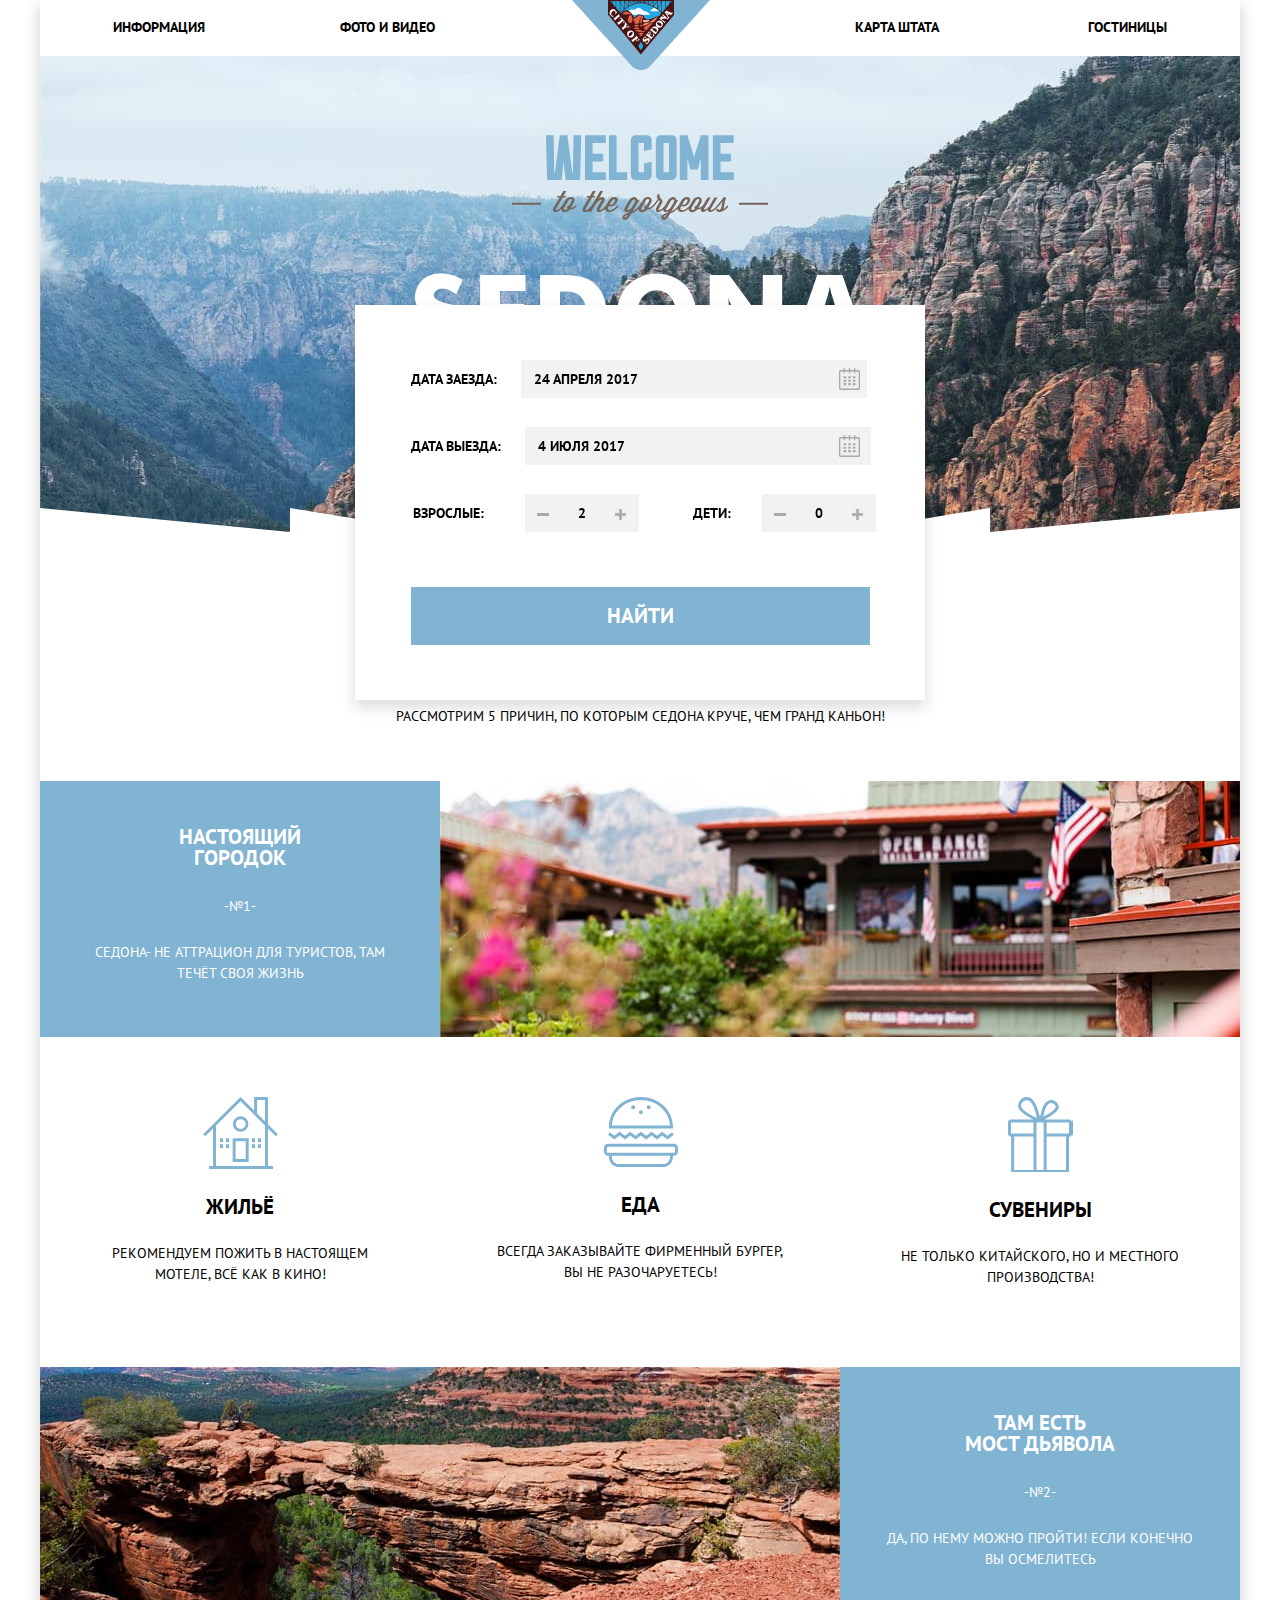
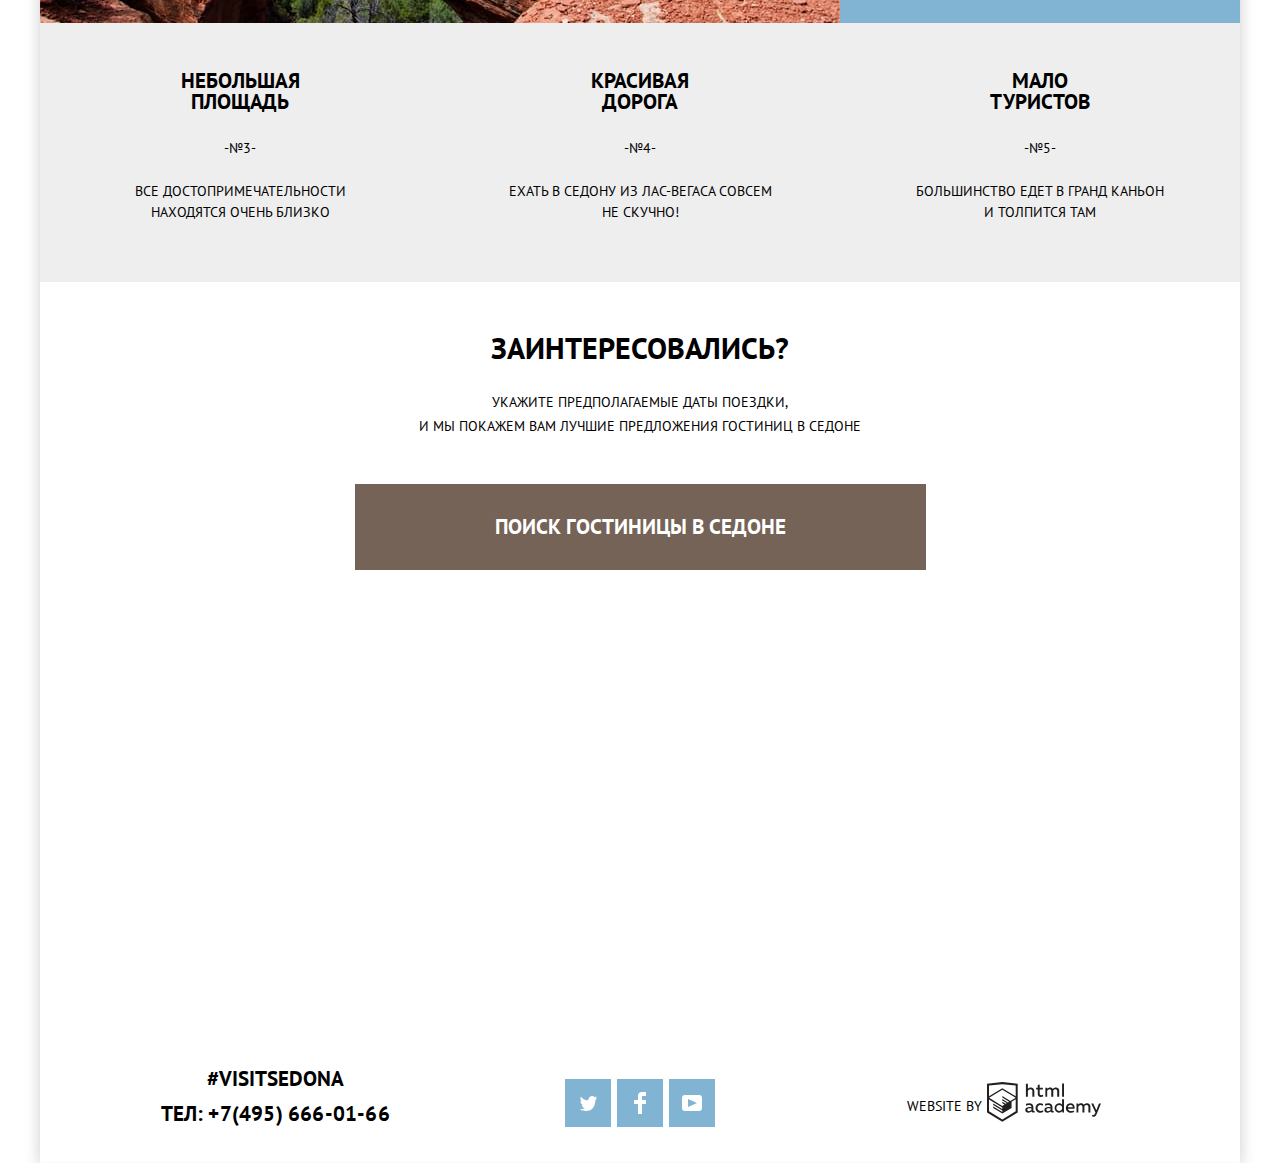
<file: index.html>
<!DOCTYPE html>
<html class="page" lang="ru">
<head>
  <meta charset="utf-8">
  <title>HTML Academy: Седона</title>
  <!--  <link rel="stylesheet" href="https://fonts.googleapis.com/css2?family=PT+Sans:wght@400;700&display=swap" rel="stylesheet"> -->
  <link rel="stylesheet" href="css/normalize.css">
  <link rel="stylesheet" href="css/style.min.css">
</head>

<body class="page-body">
  <div class="page-shadow container">
    <header class="main-header ">
      <a class="main-header-logo" href="index.html">
        <img src="img/logo.png" alt="Логотип Sedona" width="138" height="70">
      </a>
      <nav class="main-navigation">
        <div class="container">
          <ul class="site-navigation">
            <li><a href="blank.html">Информация</a></li>
            <li><a href="blank.html">Фото и видео</a></li>
            <li><a href="blank.html">Карта штата</a></li>
            <li><a href="hotels.html">Гостиницы</a></li>
          </ul>
        </div>
      </nav>
    </header>


    <main class="container main-content">
      <section class="greeting">
        <h1>Седона &mdash; небольшой городок в аризоне,<br> заслуживающий большего!</h1>
        <p>
          Рассмотрим 5 причин, по которым седона круче, чем гранд каньон!
        </p>
      </section>

      <section class="features">
        <div class="features-text">
          <h2>Настоящий<br> городок</h2>
          <span>-№1-</span>
          <p>
            Седона- не аттрацион для туристов, там<br>
            течёт своя жизнь
          </p>
        </div>
        <img src="img/present-home.jpg" width="800" height="256" alt="Дома Sedona">
      </section>

      <section class="offers">
        <ul class="offers-list">
          <li class="offers-item home">
            <h3>Жильё</h3>
            <p>
              Рекомендуем пожить в настоящем <br>мотеле, всё как в кино!
            </p>
          </li>
          <li class="offers-item food">
            <h3>Еда</h3>
            <p>
              Всегда заказывайте фирменный бургер,<br>вы не разочаруетесь!
            </p>
          </li>
          <li class="offers-item present">
            <h3>Сувениры</h3>
            <p>
              Не только китайского, но и местного<br> производства!
            </p>
          </li>
        </ul>
      </section>

      <section class="features-second">
        <img src="img/bridge.jpg" width="800" height="256" alt="Каньон">
        <div class="features-text">
          <h2>Там есть<br> мост дьявола</h2>
          <span>-№2-</span>
          <p>
            Да, по нему можно пройти! Если конечно<br>вы осмелитесь
          </p>
        </div>
      </section>

      <div class="container-columns">
        <section class="features-last">
          <ul class="offers-list">
            <li class="offers-item">
              <h2>Небольшая<br>площадь</h2>
              <span>-№3-</span>
              <p>
                Все достопримечательности<br>находятся очень близко
              </p>
            </li>
            <li class="offers-item">
              <h2>Красивая<br>дорога</h2>
              <span>-№4-</span>
              <p>
                Ехать в седону из Лас-вегаса совсем<br>не скучно!
              </p>
            </li>
            <li class="offers-item">
              <h2>Мало<br>туристов</h2>
              <span>-№5-</span>
              <p>Большинство едет в гранд каньон<br>и толпится там</p>
            </li>
          </ul>
        </section>
      </div>


      <section class="search">
        <h2>Заинтересовались?</h2>
        <p>
          Укажите предполагаемые даты поездки,<br>и мы покажем вам лучшие предложения гостиниц в седоне
        </p>
        <button class="button button-search" type="button">Поиск гостиницы в Седоне</button>
        <iframe src="https://www.google.com/maps/embed?pb=!1m18!1m12!1m3!1d352422.0203109469!2d-111.81384110429498!3d34.8501858081153!2m3!1f0!2f0!3f0!3m2!1i1024!2i768!4f13.1!3m3!1m2!1s0x872da15809a0dee3%3A0x22ca556fbe412052!2sSedona%20%2F%20Red%20Rock%20Country!5e0!3m2!1sru!2sru!4v1603750138275!5m2!1sru!2sru" width="1200" height="584" frameborder="0" style="border:0;" allowfullscreen="" aria-hidden="false" tabindex="0"></iframe>
      </section>

    </main>

    <footer class="absolute-footer main-footer container ">
      <div class="container">
        <section class="footer-contacts">
          <p class="hashtag">#Visitsedona</p>
          Тел:<a class="contacts-phone" href="tel:+7(495)666-01-66"> +7(495) 666-01-66</a>
        </section>

        <div class="footer-social">
          <ul>
            <li>
              <a class="button social-button" href="#">
                <img src="img/twitter.svg" width="17" height="17" alt="Twitter">
              </a>
            </li>
            <li>
              <a class="button social-button" href="#">
                <img src="img/fb-icon.svg" width="12" height="22" alt="Facebook">
              </a>
            </li>
            <li>
              <a class="social-button" href="#">
                <img src="img/youtube.svg" width="20" height="16" alt="Youtube">
              </a>
            </li>
          </ul>
        </div>

        <p class="html-academy">
          Website by
          <a class="button-academy" href="https://htmlacademy.ru">
            <svg width="114" height="40" viewBox="0 0 114 40" fill="none" xmlns="http://www.w3.org/2000/svg">
              <path fill-rule="evenodd" clip-rule="evenodd" d="M15.5197 0.057373H15.3509L0 1.71895V30.4945L15.3509 39.8382L30.7018 30.4945V1.71895L15.5197 0.057373ZM77.0183 1.62185H75.0876V14.7311H77.0183V1.62185ZM40.8619 1.63264V6.76843C41.6131 5.9864 42.6386 5.5436 43.7105 5.53843C44.6823 5.47908 45.6329 5.84495 46.3253 6.54479C47.0177 7.24462 47.3866 8.21244 47.3399 9.20685V14.7634H45.367V9.46579C45.4231 8.94897 45.2754 8.43059 44.9566 8.02553C44.6377 7.62047 44.174 7.36218 43.6683 7.3079H43.3518C42.3456 7.36979 41.4321 7.9295 40.9041 8.80764V14.7634H38.8995V1.63264H40.8619ZM77.0183 30.4837H75.2775V29.0595C74.4828 30.1353 73.23 30.7538 71.9119 30.7211C69.4751 30.5528 67.5825 28.4822 67.5825 25.9845C67.5825 23.4867 69.4751 21.4162 71.9119 21.2479C73.1195 21.2052 74.2818 21.7203 75.0771 22.6505V17.3205H77.0183V30.4837ZM47.0656 29.0595C47.263 29.0515 47.4583 29.0152 47.6459 28.9516V30.3866C47.2482 30.5404 46.826 30.6172 46.4009 30.6132C45.6482 30.6769 44.9394 30.2429 44.639 29.5342C43.7036 30.31 42.5302 30.7227 41.3261 30.6995C39.733 30.6995 38.256 29.804 38.256 27.9482C38.256 25.65 40.3661 24.9379 42.1702 24.9379C42.9402 24.9505 43.707 25.0408 44.4596 25.2076V24.884C44.4596 23.805 43.6578 22.9742 42.1491 22.9742C41.0585 22.9764 39.9804 23.2116 38.9839 23.6647V21.8305C40.0678 21.451 41.204 21.2506 42.3495 21.2371C44.8394 21.2371 46.3693 22.4455 46.3693 25.1753V28.4121C46.3546 28.5668 46.401 28.721 46.4981 28.8406C46.5951 28.9601 46.7349 29.035 46.8862 29.0487H47.0656V29.0595ZM40.2711 27.8403C40.298 28.229 40.4761 28.5905 40.7655 28.844C41.055 29.0974 41.4317 29.2217 41.8115 29.189H41.9275C42.8819 29.1906 43.7973 28.8022 44.4702 28.11V26.5779C43.842 26.4414 43.2026 26.3655 42.5605 26.3513C41.5055 26.3513 40.2817 26.7074 40.2817 27.8403H40.2711ZM56.0229 21.9384C55.1962 21.4632 54.2596 21.2246 53.3115 21.2479H52.9422C51.7332 21.2873 50.5891 21.8166 49.7619 22.7192C48.9347 23.6218 48.4923 24.8236 48.5321 26.06V26.5024C48.6957 29.0004 50.805 30.8921 53.2482 30.7318C54.2519 30.7555 55.2477 30.5452 56.1601 30.1168V28.2718C55.3769 28.7215 54.4945 28.9591 53.5963 28.9624C52.5199 29.0288 51.4963 28.4793 50.9385 27.5356C50.3806 26.5918 50.3806 25.4095 50.9385 24.4658C51.4963 23.522 52.5199 22.9725 53.5963 23.039C54.461 23.0357 55.3066 23.2989 56.0229 23.7942V21.9384ZM66.1514 29.0595C66.3488 29.0515 66.5441 29.0152 66.7317 28.9516V30.3866C66.334 30.5404 65.9118 30.6172 65.4867 30.6132C64.734 30.6769 64.0252 30.2429 63.7248 29.5342C62.7894 30.31 61.616 30.7227 60.4119 30.6995C58.8188 30.6995 57.3417 29.804 57.3417 27.9482C57.3417 25.65 59.4518 24.9379 61.256 24.9379C62.0259 24.9505 62.7928 25.0408 63.5454 25.2076V24.884C63.5454 23.805 62.7436 22.9742 61.2349 22.9742C60.1443 22.9764 59.0662 23.2116 58.0697 23.6647V21.8305C59.1536 21.451 60.2897 21.2506 61.4353 21.2371C63.9252 21.2371 65.455 22.4455 65.455 25.1753V28.4121C65.4404 28.5668 65.4868 28.721 65.5838 28.8406C65.6809 28.9601 65.8207 29.035 65.972 29.0487H66.1514V29.0595ZM59.855 28.8481C59.5632 28.5943 59.3837 28.2311 59.3569 27.8403H59.378C59.378 26.7074 60.5385 26.3513 61.6569 26.3513C62.299 26.3655 62.9383 26.4414 63.5665 26.5779V28.11C62.8937 28.8022 61.9782 29.1906 61.0239 29.189H60.9078C60.5263 29.2247 60.1469 29.1019 59.855 28.8481ZM69.3271 25.9305C69.3271 24.2859 70.6308 22.9526 72.239 22.9526L72.2601 23.0066C73.4742 23.0066 74.5742 23.7382 75.0665 24.8732V27.0311C74.5856 28.1871 73.4673 28.9296 72.239 28.9084C70.6308 28.9084 69.3271 27.5752 69.3271 25.9305ZM83.3486 21.2479C86.8408 21.2479 88.0541 24.1395 87.4844 26.7397H80.922C81.1436 28.3582 82.6839 29.0163 84.2876 29.0163C85.2509 29.0196 86.2027 28.8021 87.0729 28.3797V30.1061C86.0736 30.5421 84.9939 30.7519 83.9078 30.7211C81.2385 30.7211 78.8963 29.189 78.8963 25.9521C78.8362 24.7502 79.2482 23.5736 80.0408 22.6841C80.8334 21.7945 81.9408 21.2658 83.1165 21.2155H83.3486V21.2479ZM80.8693 25.1753C80.9704 23.8237 82.1216 22.8104 83.4436 22.9095H83.4858C84.1064 22.8531 84.7196 23.08 85.1612 23.5295C85.6028 23.979 85.8275 24.6051 85.7752 25.24H80.8693V25.1753ZM89.489 30.4621V21.4961H91.2298V22.575C91.9777 21.7197 93.041 21.2229 94.1628 21.2047C95.2951 21.1328 96.3712 21.7163 96.9482 22.7153C97.7407 21.8335 98.8477 21.3161 100.018 21.2803C100.952 21.2327 101.859 21.6011 102.507 22.2901C103.154 22.9792 103.478 23.9213 103.394 24.8732V30.4837H101.39V24.9271C101.437 24.4734 101.306 24.0191 101.024 23.6647C100.743 23.3104 100.336 23.0852 99.8917 23.039H99.6174C98.7512 23.0941 97.9525 23.536 97.4335 24.2474V30.4837H95.4289V24.9271C95.4728 24.47 95.3357 24.0139 95.0481 23.6611C94.7606 23.3082 94.3467 23.088 93.8991 23.0497H93.6881C92.7466 23.1344 91.8915 23.6449 91.3564 24.4416V30.5161H89.5312L89.489 30.4621ZM113.977 21.4745H111.972L109.324 28.2718L106.306 21.4853H104.196L108.417 30.5484L108.237 31.0016C107.72 32.3611 107.003 33.0516 106.053 33.0516C105.75 33.0548 105.447 33.0112 105.156 32.9221V34.6161C105.536 34.7125 105.926 34.7632 106.317 34.7671C107.646 34.7671 108.902 34.0226 109.851 31.6813L113.977 21.4745ZM52.689 5.78658V2.54974L50.7266 3.01369V5.73264H49.144V7.49132H50.7899V11.9905C50.7231 12.817 51.0244 13.6301 51.61 14.2038C52.1955 14.7775 53.0028 15.0505 53.8073 14.9468C54.5996 14.9535 55.3875 14.8259 56.139 14.5692V12.8429C55.5727 13.0781 54.9672 13.199 54.356 13.199C53.2165 13.199 52.689 12.8105 52.689 11.6237V7.5129H55.8541V5.78658H52.689ZM58.3862 14.7526V5.75421H60.1376V6.83316C60.8811 5.97655 61.9403 5.476 63.0601 5.45211C64.1624 5.38099 65.2146 5.93142 65.8032 6.88711C66.5958 6.00534 67.7028 5.48794 68.8734 5.45211C69.8138 5.41462 70.7233 5.79859 71.364 6.50353C72.0046 7.20846 72.3126 8.16418 72.2073 9.12053V14.7418H70.2028V9.18527C70.2499 8.73151 70.1184 8.27721 69.8373 7.92287C69.5561 7.56853 69.1485 7.34334 68.7046 7.29711H68.4619C67.5957 7.35228 66.797 7.7942 66.278 8.50553V14.7418H64.2734V9.18527C64.3206 8.73151 64.1891 8.27721 63.9079 7.92287C63.6268 7.56853 63.2191 7.34334 62.7752 7.29711H62.5326C61.5911 7.38181 60.736 7.89229 60.2009 8.68895V14.7634H58.3862V14.7526ZM28.6972 29.3033L28.7078 29.2968L28.6972 29.3184V29.3033ZM28.6972 17.3205V29.3033L15.3509 37.4321L2.00459 29.3184V17.5147L15.2876 25.6068V27.0311L6.18257 21.5284V22.9418L15.3404 28.5632V30.0629L6.19312 24.4955V25.9521L15.3509 31.5734L24.5826 25.9197V19.8129L28.6972 17.3205ZM28.7078 15.7776L25.0362 17.9355L23.3482 19.0145L15.3087 14.0837V15.4971L22.156 19.7266L22.0083 19.8237L20.9532 20.4063L15.2876 16.9537V18.3995L19.761 21.1184L18.706 21.8413L15.3298 19.7913V21.2047L17.5454 22.5426L15.2982 23.9021L2.11009 15.864L15.3087 7.72869L28.7078 15.7776ZM15.2876 6.27211L28.7078 14.3534V3.56395L15.3615 2.12895L2.01514 3.56395V14.3534L15.2876 6.27211Z" fill="#231F20"/>
            </svg>
          </a>
        </p>
      </div>
    </footer>
  </div>

  <section class="modal">
    <form class="appointment-form" action="https://echo.htmlacademy.ru/courses" method="post">
      <div class="data-calendar">
        <p class="appointment-item">
          <label for="data-into">Дата заезда:</label>
          <input type="text" id="data-into" name="date" value="24 апреля 2017">
          <button class="calendar button-modal" type="button" aria-label="календарь">
            <svg width="21" height="23" viewBox="0 0 21 23" fill="none" xmlns="http://www.w3.org/2000/svg">
              <path fill-rule="evenodd" clip-rule="evenodd" d="M16.406 3.02498H19.251C20.217 3.02498 21 3.84698 21 4.86198V21.164C21 22.179 20.217 23 19.251 23H1.75C0.784 23 0 22.179 0 21.164V4.86198C0 3.84698 0.784 3.02498 1.75 3.02498H4.593V1.64798C4.593 1.26698 4.887 0.958984 5.25 0.958984C5.612 0.958984 5.906 1.26698 5.906 1.64798V3.02498H9.844V1.64798C9.844 1.26698 10.138 0.958984 10.501 0.958984C10.862 0.958984 11.156 1.26698 11.156 1.64798V3.02498H15.094V1.64798C15.094 1.26698 15.387 0.958984 15.75 0.958984C16.112 0.958984 16.406 1.26698 16.406 1.64798V3.02498ZM19.5646 21.484C19.6466 21.3979 19.691 21.2828 19.688 21.164H19.689V4.86198C19.689 4.60898 19.493 4.40298 19.252 4.40298H16.407V5.78098C16.407 6.16198 16.113 6.46998 15.751 6.46998C15.388 6.46998 15.095 6.16198 15.095 5.78098V4.40298H11.157V5.78098C11.157 6.16198 10.863 6.46998 10.502 6.46998C10.139 6.46998 9.845 6.16198 9.845 5.78098V4.40298H5.907V5.78098C5.907 6.16198 5.613 6.46998 5.251 6.46998C4.888 6.46998 4.594 6.16198 4.594 5.78098V4.40298H1.75C1.50263 4.40953 1.30696 4.61458 1.312 4.86198V21.164C1.30696 21.4114 1.50263 21.6164 1.75 21.623H19.251C19.3698 21.6201 19.4826 21.5701 19.5646 21.484Z" fill="#A9A9A9"/>
              <path fill-rule="evenodd" clip-rule="evenodd" d="M4.59399 9.2251H7.21899V11.2911H4.59399V9.2251ZM4.59399 12.6681H7.21899V14.7351H4.59399V12.6681ZM7.21899 16.1121H4.59399V18.1781H7.21899V16.1121ZM9.18799 16.1121H11.813V18.1781H9.18799V16.1121ZM11.813 12.6681H9.18799V14.7351H11.813V12.6681ZM9.18799 9.2251H11.813V11.2911H9.18799V9.2251ZM16.406 16.1121H13.781V18.1781H16.406V16.1121ZM13.781 12.6681H16.406V14.7351H13.781V12.6681ZM16.406 9.2251H13.781V11.2911H16.406V9.2251Z" fill="#A9A9A9"/>
            </svg>
          </button>
        </p>
      </div>

      <div class="data-calendar">
        <p class="appointment-item">
          <label for="data-exit">Дата выезда:</label>
          <input type="text" id="data-exit" name="date" value="4 июля 2017">
          <button class="calendar button-modal" type="button" aria-label="календарь">
            <svg width="21" height="23" viewBox="0 0 21 23" fill="none" xmlns="http://www.w3.org/2000/svg">
              <path fill-rule="evenodd" clip-rule="evenodd" d="M16.406 3.02498H19.251C20.217 3.02498 21 3.84698 21 4.86198V21.164C21 22.179 20.217 23 19.251 23H1.75C0.784 23 0 22.179 0 21.164V4.86198C0 3.84698 0.784 3.02498 1.75 3.02498H4.593V1.64798C4.593 1.26698 4.887 0.958984 5.25 0.958984C5.612 0.958984 5.906 1.26698 5.906 1.64798V3.02498H9.844V1.64798C9.844 1.26698 10.138 0.958984 10.501 0.958984C10.862 0.958984 11.156 1.26698 11.156 1.64798V3.02498H15.094V1.64798C15.094 1.26698 15.387 0.958984 15.75 0.958984C16.112 0.958984 16.406 1.26698 16.406 1.64798V3.02498ZM19.5646 21.484C19.6466 21.3979 19.691 21.2828 19.688 21.164H19.689V4.86198C19.689 4.60898 19.493 4.40298 19.252 4.40298H16.407V5.78098C16.407 6.16198 16.113 6.46998 15.751 6.46998C15.388 6.46998 15.095 6.16198 15.095 5.78098V4.40298H11.157V5.78098C11.157 6.16198 10.863 6.46998 10.502 6.46998C10.139 6.46998 9.845 6.16198 9.845 5.78098V4.40298H5.907V5.78098C5.907 6.16198 5.613 6.46998 5.251 6.46998C4.888 6.46998 4.594 6.16198 4.594 5.78098V4.40298H1.75C1.50263 4.40953 1.30696 4.61458 1.312 4.86198V21.164C1.30696 21.4114 1.50263 21.6164 1.75 21.623H19.251C19.3698 21.6201 19.4826 21.5701 19.5646 21.484Z" fill="#A9A9A9"/>
              <path fill-rule="evenodd" clip-rule="evenodd" d="M4.59399 9.2251H7.21899V11.2911H4.59399V9.2251ZM4.59399 12.6681H7.21899V14.7351H4.59399V12.6681ZM7.21899 16.1121H4.59399V18.1781H7.21899V16.1121ZM9.18799 16.1121H11.813V18.1781H9.18799V16.1121ZM11.813 12.6681H9.18799V14.7351H11.813V12.6681ZM9.18799 9.2251H11.813V11.2911H9.18799V9.2251ZM16.406 16.1121H13.781V18.1781H16.406V16.1121ZM13.781 12.6681H16.406V14.7351H13.781V12.6681ZM16.406 9.2251H13.781V11.2911H16.406V9.2251Z" fill="#A9A9A9"/>
            </svg>
          </button>
        </p>
      </div>


      <div class="appointment-age">

          <div class="age-old">
            <label for="old">Взрослые:</label>
            <input type="text" id="old" name="number" value="2">
            <button class="plus button-modal" type="button" aria-label="плюс">
              <svg width="11" height="11" viewBox="0 0 11 11" fill="none" xmlns="http://www.w3.org/2000/svg">
                <path fill-rule="evenodd" clip-rule="evenodd" d="M4.23086 6.76932V11H6.76932V6.76932H11V4.23086H6.76932V0H4.23085V4.23086H0V6.76932H4.23086Z" fill="#A9A9A9"/>
              </svg>
            </button>
            <button class="minus button-modal" type="button" aria-label="минус"></button>
          </div>
          <div class="age-children">
            <label for="children">Дети:</label>
            <input type="text" id="children" name="number" value="0">
            <button class="plus button-modal" type="button" aria-label="плюс">
              <svg width="11" height="11" viewBox="0 0 11 11" fill="none" xmlns="http://www.w3.org/2000/svg">
                <path fill-rule="evenodd" clip-rule="evenodd" d="M4.23086 6.76932V11H6.76932V6.76932H11V4.23086H6.76932V0H4.23085V4.23086H0V6.76932H4.23086Z" fill="#A9A9A9"/>
              </svg>
            </button>
            <button class="minus button-modal" type="button" aria-label="минус"></button>
          </div>

      </div>

      <p>
        <button class="button button-find" type="button">Найти</button>
      </p>

    </form>

  </section>

</body>
</html>
</file>
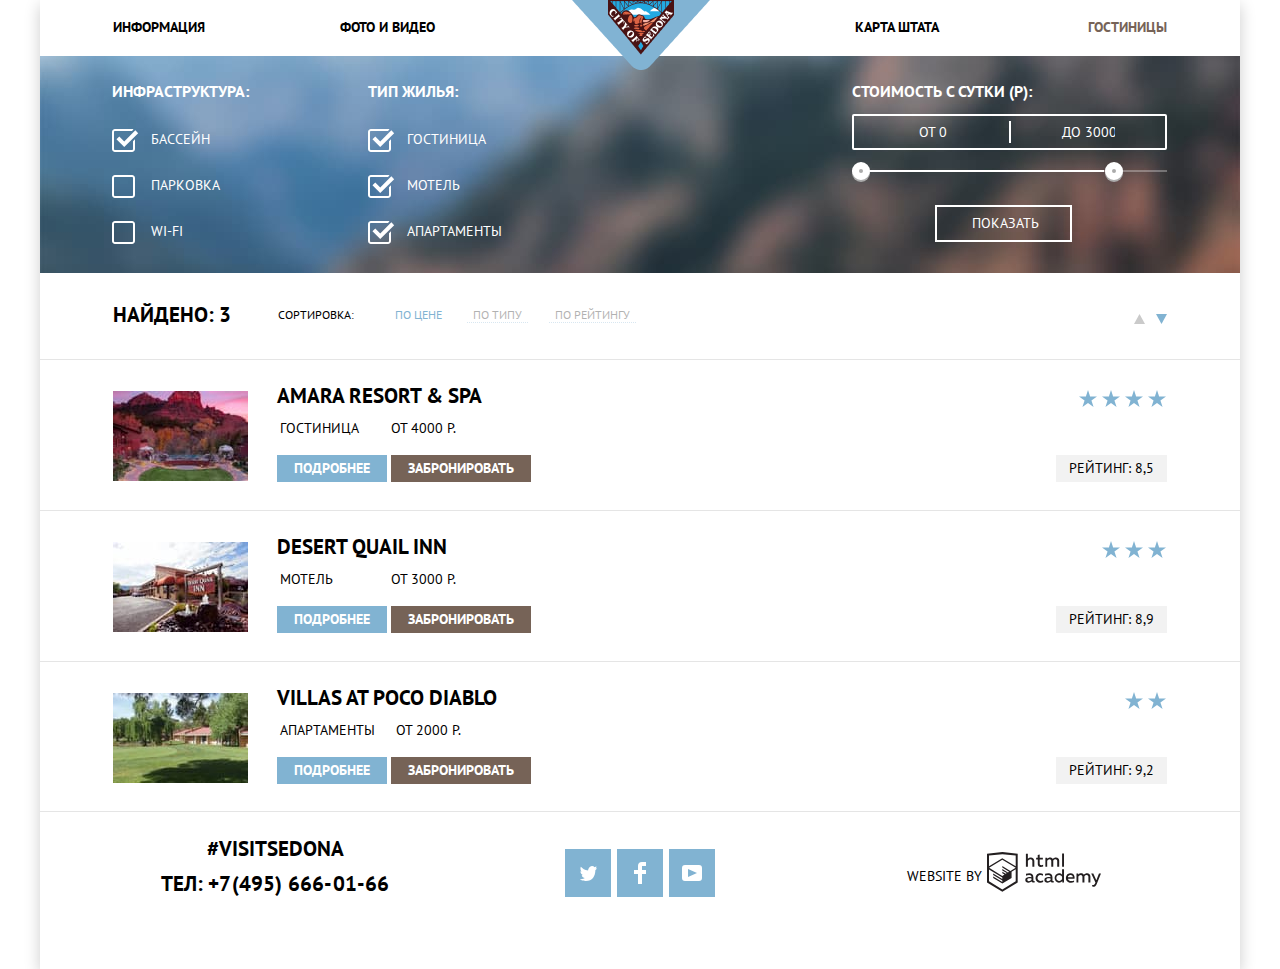
<file: hotels.html>
<!DOCTYPE html>
<html class="page" lang="ru">
<head>
  <meta charset="utf-8">
  <title>HTML Academy: Седона</title>
  <link rel="stylesheet" href="css/normalize.css">
  <link rel="stylesheet" href="css/style.min.css">
</head>

<body class="page-body inner-page">
  <div class="page-shadow container">
    <header class="main-header container">
      <a class="main-header-logo" href="index.html">
        <img src="img/logo.png" alt="Логотип Sedona" width="138" height="70">
      </a>
      <nav class="main-navigation">
        <div class="container">
          <ul class="site-navigation">
            <li><a href="blank.html">Информация</a></li>
            <li><a href="blank.html">Фото и видео</a></li>
            <li><a href="blank.html">Карта штата</a></li>
            <li class="nav-hotels tabs"><a href="hotels.html">Гостиницы</a></li>
          </ul>
        </div>
      </nav>
    </header>

    <main class="container sedona-hotels">
      <h1 class="visually-hidden">Поиск Гостиницы</h1>

      <section class="filters">
        <h2 class="visually-hidden">Фильтр гостиниц</h2>
        <form class="filter" method="get" action="https://echo.htmlacademy.ru/">
          <div class="filter-panel">
            <fieldset>
              <legend>Инфраструктура:</legend>
              <ul>
                <li class="filter-option filter-checkbox">
                  <input class="visually-hidden filter-input-checkbox filter-input" type="checkbox" name="Бассейн" id="filter-swimming-pool" checked>
                  <label for="filter-swimming-pool">Бассейн</label>
                </li>
                <li class="filter-option filter-checkbox">
                  <input class="visually-hidden filter-input-checkbox filter-input parking" type="checkbox" name="Парковка" id="filter-parking">
                  <label for="filter-parking">Парковка</label>
                </li>
                <li class="filter-option filter-checkbox">
                  <input class="visually-hidden filter-input-checkbox filter-input" type="checkbox" name="Wi-fi" id="filter-wi-fi">
                  <label for="filter-wi-fi">Wi-fi</label>
                </li>
              </ul>
            </fieldset>
            <fieldset class="type-hostel">
              <legend>Тип жилья:</legend>
              <ul>
                <li class="filter-option filter-checkbox">
                  <input class="visually-hidden filter-input-checkbox filter-input" type="checkbox" name="Гостиница" id="filter-hotel" checked>
                  <label for="filter-hotel">Гостиница</label>
                </li>
                <li class="filter-option filter-checkbox">
                  <input class="visually-hidden filter-input-checkbox filter-input" type="checkbox" name="Мотель" id="filter-motel" checked>
                  <label for="filter-motel">Мотель</label>
                </li>
                <li class="filter-option filter-checkbox">
                  <input class="visually-hidden filter-input-checkbox filter-input" type="checkbox" name="Апартаменты" id="filster-apartments" checked>
                  <label for="filster-apartments">Апартаменты</label>
                </li>
              </ul>
            </fieldset>

            <fieldset class="filter-item">
              <legend>Стоимость с сутки (Р):</legend>
              <div class="price-controls">
                <label class="min-price" for="min-price">
                  от <input type="text" name="min-price" id="min-price" value="0">
                </label>
                <label class="max-price" for="max-price">
                  до <input type="text" name="max-price" id="max-price" value="3000">
                </label>
              </div>

              <div class="range-controls">
                <div class="scale">
                  <div class="bar"></div>
                </div>
                <div class="toggle toggle-min" tabindex="0"></div>
                <div class="toggle toggle-max" tabindex="0"></div>
              </div>

              <button class="button button-result" type="button">Показать</button>
            </fieldset>
          </div>
        </form>
      </section>

      <section class="filters-search">
        <h2 class="visually-hidden">Список гостиниц</h2>


        <div class="filters-option">
          <p>Найдено: 3</p>
          Сортировка:
          <button class="button-filters button-price" type="button">
            По цене
          </button>
          <button class="button-filters" type="button">
            По типу
          </button>
          <button class="button-filters" type="button">
            По рейтингу
          </button>
        </div>
        <div class="list-scroll">
          <button class="button-scroll">
            <span class="visually-hidden">Прокрутка вниз</span>
            <svg width="11" height="10"><path d="M5.5 0L0 10h11L5.5 0z" fill="#CACACA"/></svg>
          </button>
          <button class="button-scroll">
            <span class="visually-hidden">Прокрутка вверх</span>
            <svg width="11" height="10"><path d="M5.5 10L0 0h11" fill="#81B3D2"/></svg>
          </button>
        </div>

      </section>

      <section class="catalog">
        <ul class="catalog-list">

          <li class="catalog-item">
            <a href="#">
              <img src="img/amara.jpg" width="135" height="90" alt="Гостиница Amara resort & spa">
            </a>
            <div class="catalog-info">
              <p class="hotel-name"><a href="#">Amara resort & spa</a></p>
              <table>
                <tr class="hotel-price">
                  <td>Гостиница</td>
                  <td> от 4000 р.</td>
                </tr>
              </table>
              <div class="button-info-book">
                <button class="button button-details" type="button">Подробнее</button>
                <button class="button button-book" type="button">Забронировать</button>
              </div>
            </div>
            <div class="catalog-rating">
              <div class="rating-stars">
                <p>
                  <img src="img/star.svg" width="19" height="17" alt="Звезда">
                  <img src="img/star.svg" width="19" height="17" alt="Звезда">
                  <img src="img/star.svg" width="19" height="17" alt="Звезда">
                  <img src="img/star.svg" width="19" height="17" alt="Звезда">
                </p>
              </div>
              <p class="rating-level">Рейтинг: 8,5</p>
            </div>
          </li>

          <li class="catalog-item">
            <a href="#">
              <img src="img/desert.jpg" width="135" height="90" alt="Мотель Desert Quail Inn">
            </a>

            <div class="catalog-info">
              <p class="hotel-name"><a href="#">Desert Quail Inn</a></p>
              <table>
                <tr class="hotel-price">
                  <td>Мотель</td>
                  <td> от 3000 р.</td>
                </tr>
              </table>
              <div class="button-info-book">
                <button class="button button-details" type="button">Подробнее</button>
                <button class="button button-book" type="button">Забронировать</button>
              </div>
            </div>

            <div class="catalog-rating">
              <div class="rating-stars">
                <p>
                  <img src="img/star.svg" width="19" height="17" alt="Звезда">
                  <img src="img/star.svg" width="19" height="17" alt="Звезда">
                  <img src="img/star.svg" width="19" height="17" alt="Звезда">
                </p>
              </div>
              <p class="rating-level">Рейтинг: 8,9</p>
            </div>
          </li>

          <li class="catalog-item">
            <a href="#">
              <img src="img/villas.jpg" width="135" height="90" alt="Апартаменты Villas at poco Diablo">
            </a>
            <div class="catalog-info">
              <p class="hotel-name"><a href="#">Villas at poco Diablo</a></p>
              <table>
                <tr class="hotel-price">
                  <td>Апартаменты</td>
                  <td> от 2000 р.</td>
                </tr>
              </table>
              <div class="button-info-book">
                <button class="button button-details" type="button">Подробнее</button>
                <button class="button button-book" type="button">Забронировать</button>
              </div>
            </div>
            <div class="catalog-rating">
              <div class="rating-stars">
                <p>
                  <img src="img/star.svg" width="19" height="17" alt="Звезда">
                  <img src="img/star.svg" width="19" height="17" alt="Звезда">
                </p>
              </div>
              <p class="rating-level">Рейтинг: 9,2</p>
            </div>
          </li>
        </ul>
      </section>
    </main>

    <footer class="page-footer main-footer container ">
      <div class="container">
        <section class="footer-contacts">
          <p class="hashtag">#Visitsedona</p>
          Тел: <a class="contacts-phone" href="tel:+7(495)666-01-66">+7(495) 666-01-66</a>
        </section>

        <div class="footer-social">
          <ul>
            <li>
              <a class="button social-button" href="#">
                <img src="img/twitter.svg" width="17" height="17" alt="Twitter">
              </a>
            </li>
            <li>
              <a class="button social-button" href="#">
                <img src="img/fb-icon.svg" width="12" height="22" alt="Facebook">
              </a>
            </li>
            <li>
              <a class="social-button" href="#">
                <img src="img/youtube.svg" width="20" height="16" alt="Youtube">
              </a>
            </li>
          </ul>
        </div>

        <p class="html-academy">
          Website by
          <a class="button-academy" href="https://htmlacademy.ru">
            <svg width="114" height="40" viewBox="0 0 114 40" fill="none" xmlns="http://www.w3.org/2000/svg">
              <path fill-rule="evenodd" clip-rule="evenodd" d="M15.5197 0.057373H15.3509L0 1.71895V30.4945L15.3509 39.8382L30.7018 30.4945V1.71895L15.5197 0.057373ZM77.0183 1.62185H75.0876V14.7311H77.0183V1.62185ZM40.8619 1.63264V6.76843C41.6131 5.9864 42.6386 5.5436 43.7105 5.53843C44.6823 5.47908 45.6329 5.84495 46.3253 6.54479C47.0177 7.24462 47.3866 8.21244 47.3399 9.20685V14.7634H45.367V9.46579C45.4231 8.94897 45.2754 8.43059 44.9566 8.02553C44.6377 7.62047 44.174 7.36218 43.6683 7.3079H43.3518C42.3456 7.36979 41.4321 7.9295 40.9041 8.80764V14.7634H38.8995V1.63264H40.8619ZM77.0183 30.4837H75.2775V29.0595C74.4828 30.1353 73.23 30.7538 71.9119 30.7211C69.4751 30.5528 67.5825 28.4822 67.5825 25.9845C67.5825 23.4867 69.4751 21.4162 71.9119 21.2479C73.1195 21.2052 74.2818 21.7203 75.0771 22.6505V17.3205H77.0183V30.4837ZM47.0656 29.0595C47.263 29.0515 47.4583 29.0152 47.6459 28.9516V30.3866C47.2482 30.5404 46.826 30.6172 46.4009 30.6132C45.6482 30.6769 44.9394 30.2429 44.639 29.5342C43.7036 30.31 42.5302 30.7227 41.3261 30.6995C39.733 30.6995 38.256 29.804 38.256 27.9482C38.256 25.65 40.3661 24.9379 42.1702 24.9379C42.9402 24.9505 43.707 25.0408 44.4596 25.2076V24.884C44.4596 23.805 43.6578 22.9742 42.1491 22.9742C41.0585 22.9764 39.9804 23.2116 38.9839 23.6647V21.8305C40.0678 21.451 41.204 21.2506 42.3495 21.2371C44.8394 21.2371 46.3693 22.4455 46.3693 25.1753V28.4121C46.3546 28.5668 46.401 28.721 46.4981 28.8406C46.5951 28.9601 46.7349 29.035 46.8862 29.0487H47.0656V29.0595ZM40.2711 27.8403C40.298 28.229 40.4761 28.5905 40.7655 28.844C41.055 29.0974 41.4317 29.2217 41.8115 29.189H41.9275C42.8819 29.1906 43.7973 28.8022 44.4702 28.11V26.5779C43.842 26.4414 43.2026 26.3655 42.5605 26.3513C41.5055 26.3513 40.2817 26.7074 40.2817 27.8403H40.2711ZM56.0229 21.9384C55.1962 21.4632 54.2596 21.2246 53.3115 21.2479H52.9422C51.7332 21.2873 50.5891 21.8166 49.7619 22.7192C48.9347 23.6218 48.4923 24.8236 48.5321 26.06V26.5024C48.6957 29.0004 50.805 30.8921 53.2482 30.7318C54.2519 30.7555 55.2477 30.5452 56.1601 30.1168V28.2718C55.3769 28.7215 54.4945 28.9591 53.5963 28.9624C52.5199 29.0288 51.4963 28.4793 50.9385 27.5356C50.3806 26.5918 50.3806 25.4095 50.9385 24.4658C51.4963 23.522 52.5199 22.9725 53.5963 23.039C54.461 23.0357 55.3066 23.2989 56.0229 23.7942V21.9384ZM66.1514 29.0595C66.3488 29.0515 66.5441 29.0152 66.7317 28.9516V30.3866C66.334 30.5404 65.9118 30.6172 65.4867 30.6132C64.734 30.6769 64.0252 30.2429 63.7248 29.5342C62.7894 30.31 61.616 30.7227 60.4119 30.6995C58.8188 30.6995 57.3417 29.804 57.3417 27.9482C57.3417 25.65 59.4518 24.9379 61.256 24.9379C62.0259 24.9505 62.7928 25.0408 63.5454 25.2076V24.884C63.5454 23.805 62.7436 22.9742 61.2349 22.9742C60.1443 22.9764 59.0662 23.2116 58.0697 23.6647V21.8305C59.1536 21.451 60.2897 21.2506 61.4353 21.2371C63.9252 21.2371 65.455 22.4455 65.455 25.1753V28.4121C65.4404 28.5668 65.4868 28.721 65.5838 28.8406C65.6809 28.9601 65.8207 29.035 65.972 29.0487H66.1514V29.0595ZM59.855 28.8481C59.5632 28.5943 59.3837 28.2311 59.3569 27.8403H59.378C59.378 26.7074 60.5385 26.3513 61.6569 26.3513C62.299 26.3655 62.9383 26.4414 63.5665 26.5779V28.11C62.8937 28.8022 61.9782 29.1906 61.0239 29.189H60.9078C60.5263 29.2247 60.1469 29.1019 59.855 28.8481ZM69.3271 25.9305C69.3271 24.2859 70.6308 22.9526 72.239 22.9526L72.2601 23.0066C73.4742 23.0066 74.5742 23.7382 75.0665 24.8732V27.0311C74.5856 28.1871 73.4673 28.9296 72.239 28.9084C70.6308 28.9084 69.3271 27.5752 69.3271 25.9305ZM83.3486 21.2479C86.8408 21.2479 88.0541 24.1395 87.4844 26.7397H80.922C81.1436 28.3582 82.6839 29.0163 84.2876 29.0163C85.2509 29.0196 86.2027 28.8021 87.0729 28.3797V30.1061C86.0736 30.5421 84.9939 30.7519 83.9078 30.7211C81.2385 30.7211 78.8963 29.189 78.8963 25.9521C78.8362 24.7502 79.2482 23.5736 80.0408 22.6841C80.8334 21.7945 81.9408 21.2658 83.1165 21.2155H83.3486V21.2479ZM80.8693 25.1753C80.9704 23.8237 82.1216 22.8104 83.4436 22.9095H83.4858C84.1064 22.8531 84.7196 23.08 85.1612 23.5295C85.6028 23.979 85.8275 24.6051 85.7752 25.24H80.8693V25.1753ZM89.489 30.4621V21.4961H91.2298V22.575C91.9777 21.7197 93.041 21.2229 94.1628 21.2047C95.2951 21.1328 96.3712 21.7163 96.9482 22.7153C97.7407 21.8335 98.8477 21.3161 100.018 21.2803C100.952 21.2327 101.859 21.6011 102.507 22.2901C103.154 22.9792 103.478 23.9213 103.394 24.8732V30.4837H101.39V24.9271C101.437 24.4734 101.306 24.0191 101.024 23.6647C100.743 23.3104 100.336 23.0852 99.8917 23.039H99.6174C98.7512 23.0941 97.9525 23.536 97.4335 24.2474V30.4837H95.4289V24.9271C95.4728 24.47 95.3357 24.0139 95.0481 23.6611C94.7606 23.3082 94.3467 23.088 93.8991 23.0497H93.6881C92.7466 23.1344 91.8915 23.6449 91.3564 24.4416V30.5161H89.5312L89.489 30.4621ZM113.977 21.4745H111.972L109.324 28.2718L106.306 21.4853H104.196L108.417 30.5484L108.237 31.0016C107.72 32.3611 107.003 33.0516 106.053 33.0516C105.75 33.0548 105.447 33.0112 105.156 32.9221V34.6161C105.536 34.7125 105.926 34.7632 106.317 34.7671C107.646 34.7671 108.902 34.0226 109.851 31.6813L113.977 21.4745ZM52.689 5.78658V2.54974L50.7266 3.01369V5.73264H49.144V7.49132H50.7899V11.9905C50.7231 12.817 51.0244 13.6301 51.61 14.2038C52.1955 14.7775 53.0028 15.0505 53.8073 14.9468C54.5996 14.9535 55.3875 14.8259 56.139 14.5692V12.8429C55.5727 13.0781 54.9672 13.199 54.356 13.199C53.2165 13.199 52.689 12.8105 52.689 11.6237V7.5129H55.8541V5.78658H52.689ZM58.3862 14.7526V5.75421H60.1376V6.83316C60.8811 5.97655 61.9403 5.476 63.0601 5.45211C64.1624 5.38099 65.2146 5.93142 65.8032 6.88711C66.5958 6.00534 67.7028 5.48794 68.8734 5.45211C69.8138 5.41462 70.7233 5.79859 71.364 6.50353C72.0046 7.20846 72.3126 8.16418 72.2073 9.12053V14.7418H70.2028V9.18527C70.2499 8.73151 70.1184 8.27721 69.8373 7.92287C69.5561 7.56853 69.1485 7.34334 68.7046 7.29711H68.4619C67.5957 7.35228 66.797 7.7942 66.278 8.50553V14.7418H64.2734V9.18527C64.3206 8.73151 64.1891 8.27721 63.9079 7.92287C63.6268 7.56853 63.2191 7.34334 62.7752 7.29711H62.5326C61.5911 7.38181 60.736 7.89229 60.2009 8.68895V14.7634H58.3862V14.7526ZM28.6972 29.3033L28.7078 29.2968L28.6972 29.3184V29.3033ZM28.6972 17.3205V29.3033L15.3509 37.4321L2.00459 29.3184V17.5147L15.2876 25.6068V27.0311L6.18257 21.5284V22.9418L15.3404 28.5632V30.0629L6.19312 24.4955V25.9521L15.3509 31.5734L24.5826 25.9197V19.8129L28.6972 17.3205ZM28.7078 15.7776L25.0362 17.9355L23.3482 19.0145L15.3087 14.0837V15.4971L22.156 19.7266L22.0083 19.8237L20.9532 20.4063L15.2876 16.9537V18.3995L19.761 21.1184L18.706 21.8413L15.3298 19.7913V21.2047L17.5454 22.5426L15.2982 23.9021L2.11009 15.864L15.3087 7.72869L28.7078 15.7776ZM15.2876 6.27211L28.7078 14.3534V3.56395L15.3615 2.12895L2.01514 3.56395V14.3534L15.2876 6.27211Z" fill="#231F20"/>
            </svg>
          </a>
        </p>
      </div>
    </footer>
  </div>
</body>
</html>
</file>
<file: css/style.min.css>
@font-face{font-family:'PT Sans';font-style:normal;font-weight:400;src:url(../fonts/pt-sans-v12-latin_cyrillic-regular.eot);src:local('PT Sans'),local('PTSans-Regular'),url(../fonts/pt-sans-v12-latin_cyrillic-regular.eot?#iefix) format('embedded-opentype'),url(../fonts/pt-sans-v12-latin_cyrillic-regular.woff2) format('woff2'),url(../fonts/pt-sans-v12-latin_cyrillic-regular.woff) format('woff'),url(../fonts/pt-sans-v12-latin_cyrillic-regular.ttf) format('truetype'),url(../fonts/pt-sans-v12-latin_cyrillic-regular.svg#PTSans) format('svg')}@font-face{font-family:'PT Sans';font-style:normal;font-weight:700;src:url(../fonts/pt-sans-v12-latin_cyrillic-700.eot);src:local('PT Sans Bold'),local('PTSans-Bold'),url(../fonts/pt-sans-v12-latin_cyrillic-700.eot?#iefix) format('embedded-opentype'),url(../fonts/pt-sans-v12-latin_cyrillic-700.woff2) format('woff2'),url(../fonts/pt-sans-v12-latin_cyrillic-700.woff) format('woff'),url(../fonts/pt-sans-v12-latin_cyrillic-700.ttf) format('truetype'),url(../fonts/pt-sans-v12-latin_cyrillic-700.svg#PTSans) format('svg')}:root{--basic-black:#000000;--basic-white:#FFFFFF;--basic-blue:#81B3D2;--basic-blue-focus:#669EC0;--basic-blue-active:#5496BD;--basic-grey:#EEEEEE;--basic-grey-light:#F2F2F2;--basic-grey-dark:#EBEBEB;--basic-grey-light-page:#CACACA;--special:#766357;--special-focus:#604E43;--special-active:#503E33;--special-circle: #ABABAB;--special-locked: #6A6A6A;--special-line: #E5E5E5;--special-form: #A9A9A9;--special-logo-active:#BDBBBC}body{min-width:1220px;margin:0;padding:0;font-family:"PT Sans",Arial,sans-serif;font-size:14px;line-height:26px;font-weight:400;color:var(--basic-black);text-transform:uppercase;background-color:var(--basic-white)}.visually-hidden{position:absolute;width:1px;height:1px;margin:-1px;border:0;padding:0;white-space:nowrap;-webkit-clip-path:inset(100%);clip-path:inset(100%);clip:rect(0 0 0 0);overflow:hidden}.page-body{min-height:100%;display:-ms-grid;display:grid;grid-template:-webkit-min-content 1fr -webkit-min-content;grid-template:min-content 1fr min-content;-ms-flex-line-pack:start;align-content:start}.page a{text-decoration:none}img{max-width:100%;height:auto}.catalog h3:focus,.catalog-item a:focus,.catalog-item a:hover,.site-navigation a:focus,.site-navigation a:hover{color:var(--basic-blue)}.catalog h3:active,.catalog-item a:active,.site-navigation a:active{color:var(--basic-black);opacity:.3}.main-navigation,.site-navigation{display:-webkit-box;display:-ms-flexbox;display:flex}.main-navigation{background-color:var(--basic-white);color:var(--basic-black);font-weight:700;-webkit-box-orient:vertical;-webkit-box-direction:normal;-ms-flex-direction:column;flex-direction:column;-webkit-box-align:center;-ms-flex-align:center;align-items:center}.main-navigation .container{margin-top:14px;margin-bottom:16px}.site-navigation{-webkit-box-pack:justify;-ms-flex-pack:justify;justify-content:space-between;-ms-flex-wrap:wrap;flex-wrap:wrap;list-style:none;padding:0;margin:0 73px}.site-navigation ul{list-style:none;margin:0;padding:0}.site-navigation a{color:var(--basic-black)}.site-navigation li:nth-child(2){-ms-flex-item-align:start;align-self:flex-start;margin-right:284px}.site-navigation li:nth-child(3){-ms-flex-item-align:end;align-self:flex-end;margin-right:14px}.main-header{position:relative}.main-header-logo{position:absolute;margin-top:0;right:44.2%;-webkit-box-ordinal-group:0;-ms-flex-order:-1;order:-1;width:138px;height:70px}.container{width:1200px;margin:0 auto}.page-shadow{-webkit-box-shadow:0 5px 15px rgba(0,1,1,.2);box-shadow:0 5px 15px rgba(0,1,1,.2)}.nav-hotels a{color:var(--special);font-weight:700}.main-content::before{content:"";display:block;width:1200px;height:509px;background-image:url(../img/welcome.svg),url(../img/white-border.png),url(../img/sedona.jpg);background-repeat:no-repeat,no-repeat,no-repeat;background-position:center,bottom,center}.filters{width:1200px;height:217px;background-image:url(../img/background-hotels.jpg);background-repeat:no-repeat;background-position:center}.filter-panel{display:-webkit-box;display:-ms-flexbox;display:flex;-webkit-box-pack:justify;-ms-flex-pack:justify;justify-content:space-between;color:var(--basic-white);font-size:16px;line-height:21px;font-weight:700;margin-left:70px}.filter-panel fieldset{padding:0;margin-top:25px;border:0}.filter ul{padding:0;margin:0;list-style:none;font-size:14px;line-height:21px;font-weight:400}.filter-option{margin-bottom:25px;padding-left:39px}.filter-panel .type-hostel{margin-right:238px;padding-left:3px}.filter-panel legend{margin-bottom:27px;font-weight:700}.filter-option label{position:relative;display:block;cursor:pointer;-webkit-user-select:none;-moz-user-select:none;-ms-user-select:none;user-select:none}.filter-input-checkbox+label::before{content:"";position:absolute;left:-39px;top:0;width:23px;height:23px;border:0;background-image:url(../img/checkbox-off.svg);background-repeat:no-repeat;background-position:0 0}.filter-input-checkbox:checked+label::before{content:"";position:absolute;left:-39px;top:0;width:27px;height:23px;border:0;background-image:url(../img/checkbox-on.svg);background-repeat:no-repeat;background-position:0 0}.filter-input-checkbox[disabled]+label::before{content:"";position:absolute;left:-39px;top:0;width:23px;height:23px;border:0;background-image:url(../img/checkbox-off-disabled.svg);background-repeat:no-repeat;background-position:0 0}.filter-input-checkbox:checked[disabled]+label::before{content:"";position:absolute;left:-39px;top:0;width:27px;height:23px;border:0;background-image:url(../img/checkbox-on-disabled.svg);background-repeat:no-repeat;background-position:0 0}.filter-item,.price-controls{display:-webkit-box;display:-ms-flexbox;display:flex}.filter-item{padding:0;margin:0 73px 0 0;border:0;-webkit-box-orient:vertical;-webkit-box-direction:normal;-ms-flex-direction:column;flex-direction:column;width:315px}.filter-item legend{margin:0;font-size:16px;line-height:21px;font-weight:700;padding-bottom:12px}.price-controls{position:relative;-ms-flex-pack:distribute;justify-content:space-around;font-size:14px;line-height:21px;font-weight:400;border:2px solid var(--basic-white);border-radius:2px}.price-controls .min-price{margin-left:22px}.price-controls .max-price{margin-right:0}.price-controls input{width:30px;padding:8px 8px 8px 0;text-align:left;font-family:inherit;font-size:inherit;color:var(--basic-white);background-color:transparent;border:0}.price-controls::before{content:"";position:absolute;top:5px;left:155px;width:2px;height:22px;background-color:var(--basic-white)}.range-controls{position:relative;height:20px;margin-bottom:15px;padding-top:20px;padding-left:0;padding-right:0}.range-controls .scale{height:2px;background-color:rgba(255,255,255,.3)}.range-controls .bar{width:80%;height:2px;background-color:var(--basic-white)}.range-controls .toggle{position:absolute;top:12px;left:0;width:4px;height:4px;padding:0;border:7px solid var(--basic-white);background-color:var(--special-circle);border-radius:50%;-webkit-box-shadow:0 2px 0 0 var(--special-circle);box-shadow:0 2px 0 0 var(--special-circle);cursor:pointer}.range-controls .toggle-min{left:0}.range-controls .toggle-max{left:253px}.range-controls .toggle:focus,.range-controls .toggle:hover{-webkit-transform:scale(1.1);-ms-transform:scale(1.1);transform:scale(1.1)}.filters-option,.filters-search{display:-webkit-box;display:-ms-flexbox;display:flex;-webkit-box-pack:justify;-ms-flex-pack:justify;justify-content:space-between;-webkit-box-align:center;-ms-flex-align:center;align-items:center}.filters-search{weight:1055px;padding:0;margin:0 67px 0 73px}.filters-option{font-weight:400;font-size:12px;line-height:18px;margin-top:29px;margin-bottom:31px}.filters-option p{margin:0 47px 0 0;font-weight:700;font-size:21px;line-height:26px}.filters-option button:nth-of-type(1){margin-left:35px}.filters-option button:nth-of-type(2){margin-left:19px}.filters-option button:nth-of-type(3){margin-left:21px}.list-scroll{margin-top:6px;padding:0}.list-scroll button:nth-of-type(1){padding:0;margin-right:1px}.greeting{-webkit-box-align:center;-ms-flex-align:center;align-items:center;text-align:center;margin-top:43px;margin-bottom:52px}.greeting h1{font-weight:700;font-size:21px;line-height:26px;margin-bottom:43px}.greeting p{margin-top:0}.catalog{font-size:14px;line-height:21px;padding:0;margin:0 73px}.catalog-item,.catalog-list{display:-webkit-box;display:-ms-flexbox;display:flex}.catalog-list{-webkit-box-orient:vertical;-webkit-box-direction:normal;-ms-flex-direction:column;flex-direction:column;-ms-flex-wrap:wrap;flex-wrap:wrap;padding:0;margin:0}.catalog-item{min-height:151px;-webkit-box-align:baseline;-ms-flex-align:baseline;align-items:baseline;-webkit-box-pack:justify;-ms-flex-pack:justify;justify-content:space-between;position:relative}.catalog-list a{-ms-flex-item-align:center;-ms-grid-row-align:center;align-self:center;margin-top:9px}.catalog-item::before{content:"";position:absolute;top:0;left:-73px;width:1200px;height:1px;background-color:var(--special-line)}.catalog-item:last-child::after{content:"";position:absolute;bottom:0;left:-73px;width:1200px;height:1px;background-color:var(--special-line)}.catalog-info{margin-top:24px;margin-left:29px;margin-right:auto;-ms-flex-item-align:start;align-self:flex-start;padding:0}.catalog-rating p{text-align:right}.rating-stars{margin-top:31px;margin-bottom:42px}.hotel-price{border:0}.hotel-price td{width:90px;padding-right:18px;padding-top:7px;padding-bottom:14px}.rating-level{display:block;padding:3px 13px;background-color:var(--basic-grey-light)}.hotel-name{margin:0;font-weight:700;font-size:21px;line-height:26px}.catalog a{text-decoration:none;color:var(--basic-black)}.features,.features-second{color:var(--basic-white);background-color:var(--basic-blue);display:-ms-grid;display:grid;-ms-grid-columns:1fr auto;grid-template-columns:1fr auto}.features-second{-ms-grid-columns:auto 1fr;grid-template-columns:auto 1fr}.features-text,.features-text h2{text-align:center;line-height:21px}.features-text{font-size:14px;padding:25px;margin:0}.features-text h2{font-size:21px;font-weight:700;margin-top:20px;margin-bottom:28px}.features-text p{margin-top:25px}.offers{margin-top:60px;margin-bottom:65px}.offers-list{margin:0;padding:0;display:-ms-grid;display:grid;-ms-grid-columns:1fr 1fr 1fr;grid-template-columns:1fr 1fr 1fr}.catalog li,.offers-list{list-style:none}.offers-item{font-size:14px;line-height:21px;text-align:center}.offers-item h3{margin-top:27px}.offers-list>.home::before{content:"";display:block;width:75px;height:72px;background-image:url(../img/home.svg);margin:0 auto}.offers-list>.food::before,.offers-list>.present::before{content:"";display:block;width:75px;height:70px;background-image:url(../img/food.svg);margin:0 auto}.offers-list>.present::before{width:65px;height:75px;background-image:url(../img/present.svg)}.features-last{padding-top:30px;padding-bottom:45px}.features-last h2,.offers-item h3{font-weight:700;font-size:21px;line-height:21px;margin-bottom:26px}.offers-item p{margin-top:22px}.home::before{background-image:url(img\home.svg)}.food::before{background-image:no-repeat url(img\food.svg)}.present::before{background-image:no-repeat url(img\present.svg)}.container-columns{background-color:var(--basic-grey);font-size:14px;line-height:21px}.search{font-size:14px;line-height:24px;text-align:center;margin-top:54px}.search h2{padding:0;margin-bottom:30px;font-size:30px;font-weight:700}.search p:last-of-type{padding-bottom:32px}.main-footer{text-align:center;padding:0;margin-top:1px;margin-bottom:36px;background-color:var(--basic-white)}.main-footer .container{display:-ms-grid;display:grid;-ms-grid-columns:1fr 1fr 1fr;grid-template-columns:1fr 1fr 1fr}.absolute-footer{position:absolute;margin-top:-118px;background-color:rgba(255,255,255,.9);z-index:1}.footer-contacts{margin-left:110px;width:251px;font-size:21px;line-height:26px;font-weight:700}.footer-contacts p{margin:23px 0 9px}.contacts-phone{color:inherit;letter-spacing:.2px}.footer-social{margin-left:125px;width:150px;text-align:center}.footer-social ul{-ms-flex-wrap:wrap;flex-wrap:wrap;margin:36px auto;padding:0;list-style:none}.html-academy,.modal{font-size:14px;line-height:26px}.footer-social ul,.html-academy{display:-webkit-box;display:-ms-flexbox;display:flex;-webkit-box-pack:justify;-ms-flex-pack:justify;justify-content:space-between}.html-academy{margin-top:20px;margin-left:67px;width:194px;-webkit-box-align:center;-ms-flex-align:center;align-items:center}.modal{position:fixed;top:0;right:0;bottom:-105px;left:0;margin:auto;background-color:var(--basic-white);-webkit-box-shadow:0 7px 15px rgba(0,1,1,.15);box-shadow:0 7px 15px rgba(0,1,1,.15);width:570px;height:395px;font-weight:700}.appointment-form{margin:55px 0 0;padding:0;display:-webkit-box;display:-ms-flexbox;display:flex;-ms-flex-wrap:wrap;flex-wrap:wrap;-ms-flex-pack:distribute;justify-content:space-around}.age-children,.appointment-age,.appointment-item{padding:0;margin:0}.data-calendar{width:570px;margin-bottom:29px}.appointment-age{display:-webkit-box;display:-ms-flexbox;display:flex;-ms-flex-pack:distribute;justify-content:space-around;width:570px;margin-bottom:41px}.data-calendar label{margin-left:56px;margin-right:20px}.age-old label:nth-of-type(1){margin-left:8px;margin-right:37px}.age-children label:nth-of-type(1){margin-right:27px;margin-left:45px}.age-old{margin-left:45px}.age-children{margin-right:45px}.age-children input,.age-old input,.appointment-form input{font:inherit;background-color:var(--basic-grey-light);border:0;-webkit-box-sizing:border-box;box-sizing:border-box}.appointment-form input{text-transform:uppercase;width:346px;padding:6px 100px 6px 13px}.age-children input,.age-old input{width:114px;padding:6px 39px;text-align:center}.age-children,.age-old,.data-calendar{position:relative}.calendar{right:65px;bottom:8px;width:21px;height:23px}.calendar,.minus,.plus{position:absolute;margin:0;padding:0;border:0}.plus{right:13px;bottom:14px;width:11px;height:11px}.minus{top:50%;right:90px;width:12px;height:3px;background-color:var(--special-form)}.minus:focus,.minus:hover{background-color:var(--basic-black)}.minus:active{background-color:var(--basic-blue)}.plus:focus path,.plus:hover path{fill:var(--basic-black)}.plus:active path{fill:var(--basic-blue)}.calendar:focus path,.calendar:hover path{fill:var(--basic-black)}.calendar:active path{fill:var(--basic-blue)}.appointment-form input:focus,.appointment-form input:hover{background-color:var(--basic-grey-dark)}.appointment-form input:active{background:#fff;-webkit-box-sizing:border-box;box-sizing:border-box}.button{font-weight:700;font-size:21px;line-height:26px;text-align:center;text-transform:uppercase;color:var(--basic-white);background-color:var(--basic-blue);border:0}.button-search{padding:30px 140px}.button-find{padding:16px 196px}.button-book,.button-details{font-weight:700;font-size:14px;line-height:21px;padding:3px 17px}.social-button{display:-webkit-box;display:-ms-flexbox;display:flex;-webkit-box-align:center;-ms-flex-align:center;align-items:center;-webkit-box-pack:center;-ms-flex-pack:center;justify-content:center;text-align:center;width:46px;height:48px;color:var(--basic-white);background-color:var(--basic-blue)}.social-button:active img{opacity:.3}.button:focus,.button:hover,.social-button:focus,.social-button:hover{background-color:var(--basic-blue-focus)}.button:active,.social-button:active{background-color:var(--basic-blue-active);color:rgba(255,255,255,.3)}.button-book,.button-book:hover,.button-search,.button-search:hover{background-color:var(--special)}.button-book:focus,.button-book:hover,.button-search:focus,.button-search:hover{background-color:var(--special-focus)}.button-book:active,.button-search:active{background-color:var(--special-active)}.button-page{background-color:var(--basic-white)}.button-page:focus,.button-page:hover{background-color:var(--basic-black)}.button-page:active{background-color:var(--basic-blue);opacity:.3}.button-scroll{background:0 0;border:0}.button-scroll:focus path,.button-scroll:hover path{fill:var(--basic-black)}.button-scroll:active path{fill:var(--basic-blue)}.button-filters{background:0 0;border:1px;border-style:none none dotted;border-color:var(--basic-blue);text-transform:uppercase;opacity:.3}.button-price{color:var(--basic-blue);border:0;opacity:1}.button-filters:focus,.button-filters:hover{color:var(--basic-blue);opacity:1}.button-filters:active{color:var(--basic-black);opacity:1}.button-result{margin-right:12px;-ms-flex-item-align:center;-ms-grid-row-align:center;align-self:center;width:137px;padding:6px 35px;font-weight:400;font-size:14px;line-height:21px;text-align:center;text-transform:uppercase;color:var(--basic-white);background:0 0;border:2px solid var(--basic-white)}.button-result:focus,.button-result:hover{color:var(--basic-black);background-color:var(--basic-white)}.button-academy:focus path,.button-academy:hover path{fill:var(--basic-blue)}.button-academy:active path{fill:var(--special-logo-active)}@font-face{font-family:'PT Sans';font-style:normal;font-weight:400;src:url(../fonts/pt-sans-v12-latin_cyrillic-regular.eot);src:local('PT Sans'),local('PTSans-Regular'),url(../fonts/pt-sans-v12-latin_cyrillic-regular.eot?#iefix) format('embedded-opentype'),url(../fonts/pt-sans-v12-latin_cyrillic-regular.woff2) format('woff2'),url(../fonts/pt-sans-v12-latin_cyrillic-regular.woff) format('woff'),url(../fonts/pt-sans-v12-latin_cyrillic-regular.ttf) format('truetype'),url(../fonts/pt-sans-v12-latin_cyrillic-regular.svg#PTSans) format('svg')}@font-face{font-family:'PT Sans';font-style:normal;font-weight:700;src:url(../fonts/pt-sans-v12-latin_cyrillic-700.eot);src:local('PT Sans Bold'),local('PTSans-Bold'),url(../fonts/pt-sans-v12-latin_cyrillic-700.eot?#iefix) format('embedded-opentype'),url(../fonts/pt-sans-v12-latin_cyrillic-700.woff2) format('woff2'),url(../fonts/pt-sans-v12-latin_cyrillic-700.woff) format('woff'),url(../fonts/pt-sans-v12-latin_cyrillic-700.ttf) format('truetype'),url(../fonts/pt-sans-v12-latin_cyrillic-700.svg#PTSans) format('svg')}:root{--basic-black:#000000;--basic-white:#FFFFFF;--basic-blue:#81B3D2;--basic-blue-focus:#669EC0;--basic-blue-active:#5496BD;--basic-grey:#EEEEEE;--basic-grey-light:#F2F2F2;--basic-grey-dark:#EBEBEB;--basic-grey-light-page:#CACACA;--special:#766357;--special-focus:#604E43;--special-active:#503E33;--special-circle: #ABABAB;--special-locked: #6A6A6A;--special-line: #E5E5E5;--special-form: #A9A9A9;--special-logo-active:#BDBBBC}body{min-width:1220px;margin:0;padding:0;font-family:"PT Sans",Arial,sans-serif;font-size:14px;line-height:26px;font-weight:400;color:var(--basic-black);text-transform:uppercase;background-color:var(--basic-white)}.visually-hidden{position:absolute;width:1px;height:1px;margin:-1px;border:0;padding:0;white-space:nowrap;-webkit-clip-path:inset(100%);clip-path:inset(100%);clip:rect(0 0 0 0);overflow:hidden}.page-body{min-height:100%;display:-ms-grid;display:grid;grid-template:-webkit-min-content 1fr -webkit-min-content;grid-template:min-content 1fr min-content;-ms-flex-line-pack:start;align-content:start}.page a{text-decoration:none}img{max-width:100%;height:auto}.catalog h3:focus,.catalog-item a:focus,.catalog-item a:hover,.site-navigation a:focus,.site-navigation a:hover{color:var(--basic-blue)}.catalog h3:active,.catalog-item a:active,.site-navigation a:active{color:var(--basic-black);opacity:.3}.main-navigation,.site-navigation{display:-webkit-box;display:-ms-flexbox;display:flex}.main-navigation{background-color:var(--basic-white);color:var(--basic-black);font-weight:700;-webkit-box-orient:vertical;-webkit-box-direction:normal;-ms-flex-direction:column;flex-direction:column;-webkit-box-align:center;-ms-flex-align:center;align-items:center}.main-navigation .container{margin-top:14px;margin-bottom:16px}.site-navigation{-webkit-box-pack:justify;-ms-flex-pack:justify;justify-content:space-between;-ms-flex-wrap:wrap;flex-wrap:wrap;list-style:none;padding:0;margin:0 73px}.site-navigation ul{list-style:none;margin:0;padding:0}.site-navigation a{color:var(--basic-black)}.site-navigation li:nth-child(2){-ms-flex-item-align:start;align-self:flex-start;margin-right:284px}.site-navigation li:nth-child(3){-ms-flex-item-align:end;align-self:flex-end;margin-right:14px}.main-header{position:relative}.main-header-logo{position:absolute;margin-top:0;right:44.2%;-webkit-box-ordinal-group:0;-ms-flex-order:-1;order:-1;width:138px;height:70px}.container{width:1200px;margin:0 auto}.page-shadow{-webkit-box-shadow:0 5px 15px rgba(0,1,1,.2);box-shadow:0 5px 15px rgba(0,1,1,.2)}.nav-hotels a{color:var(--special);font-weight:700}.main-content::before{content:"";display:block;width:1200px;height:509px;background-image:url(../img/welcome.svg),url(../img/white-border.png),url(../img/sedona.jpg);background-repeat:no-repeat,no-repeat,no-repeat;background-position:center,bottom,center}.filters{width:1200px;height:217px;background-image:url(../img/background-hotels.jpg);background-repeat:no-repeat;background-position:center}.filter-panel{display:-webkit-box;display:-ms-flexbox;display:flex;-webkit-box-pack:justify;-ms-flex-pack:justify;justify-content:space-between;color:var(--basic-white);font-size:16px;line-height:21px;font-weight:700;margin-left:70px}.filter-panel fieldset{padding:0;margin-top:25px;border:0}.filter ul{padding:0;margin:0;list-style:none;font-size:14px;line-height:21px;font-weight:400}.filter-option{margin-bottom:25px;padding-left:39px}.filter-panel .type-hostel{margin-right:238px;padding-left:3px}.filter-panel legend{margin-bottom:27px;font-weight:700}.filter-option label{position:relative;display:block;cursor:pointer;-webkit-user-select:none;-moz-user-select:none;-ms-user-select:none;user-select:none}.filter-input-checkbox+label::before{content:"";position:absolute;left:-39px;top:0;width:23px;height:23px;border:0;background-image:url(../img/checkbox-off.svg);background-repeat:no-repeat;background-position:0 0}.filter-input-checkbox:checked+label::before{content:"";position:absolute;left:-39px;top:0;width:27px;height:23px;border:0;background-image:url(../img/checkbox-on.svg);background-repeat:no-repeat;background-position:0 0}.filter-input-checkbox[disabled]+label::before{content:"";position:absolute;left:-39px;top:0;width:23px;height:23px;border:0;background-image:url(../img/checkbox-off-disabled.svg);background-repeat:no-repeat;background-position:0 0}.filter-input-checkbox:checked[disabled]+label::before{content:"";position:absolute;left:-39px;top:0;width:27px;height:23px;border:0;background-image:url(../img/checkbox-on-disabled.svg);background-repeat:no-repeat;background-position:0 0}.filter-item,.price-controls{display:-webkit-box;display:-ms-flexbox;display:flex}.filter-item{padding:0;margin:0 73px 0 0;border:0;-webkit-box-orient:vertical;-webkit-box-direction:normal;-ms-flex-direction:column;flex-direction:column;width:315px}.filter-item legend{margin:0;font-size:16px;line-height:21px;font-weight:700;padding-bottom:12px}.price-controls{position:relative;-ms-flex-pack:distribute;justify-content:space-around;font-size:14px;line-height:21px;font-weight:400;border:2px solid var(--basic-white);border-radius:2px}.price-controls .min-price{margin-left:22px}.price-controls .max-price{margin-right:0}.price-controls input{width:30px;padding:8px 8px 8px 0;text-align:left;font-family:inherit;font-size:inherit;color:var(--basic-white);background-color:transparent;border:0}.price-controls::before{content:"";position:absolute;top:5px;left:155px;width:2px;height:22px;background-color:var(--basic-white)}.range-controls{position:relative;height:20px;margin-bottom:15px;padding-top:20px;padding-left:0;padding-right:0}.range-controls .scale{height:2px;background-color:rgba(255,255,255,.3)}.range-controls .bar{width:80%;height:2px;background-color:var(--basic-white)}.range-controls .toggle{position:absolute;top:12px;left:0;width:4px;height:4px;padding:0;border:7px solid var(--basic-white);background-color:var(--special-circle);border-radius:50%;-webkit-box-shadow:0 2px 0 0 var(--special-circle);box-shadow:0 2px 0 0 var(--special-circle);cursor:pointer}.range-controls .toggle-min{left:0}.range-controls .toggle-max{left:253px}.range-controls .toggle:focus,.range-controls .toggle:hover{-webkit-transform:scale(1.1);-ms-transform:scale(1.1);transform:scale(1.1)}.filters-option,.filters-search{display:-webkit-box;display:-ms-flexbox;display:flex;-webkit-box-pack:justify;-ms-flex-pack:justify;justify-content:space-between;-webkit-box-align:center;-ms-flex-align:center;align-items:center}.filters-search{weight:1055px;padding:0;margin:0 67px 0 73px}.filters-option{font-weight:400;font-size:12px;line-height:18px;margin-top:29px;margin-bottom:31px}.filters-option p{margin:0 47px 0 0;font-weight:700;font-size:21px;line-height:26px}.filters-option button:nth-of-type(1){margin-left:35px}.filters-option button:nth-of-type(2){margin-left:19px}.filters-option button:nth-of-type(3){margin-left:21px}.list-scroll{margin-top:6px;padding:0}.list-scroll button:nth-of-type(1){padding:0;margin-right:1px}.greeting{-webkit-box-align:center;-ms-flex-align:center;align-items:center;text-align:center;margin-top:43px;margin-bottom:52px}.greeting h1{font-weight:700;font-size:21px;line-height:26px;margin-bottom:43px}.greeting p{margin-top:0}.catalog{font-size:14px;line-height:21px;padding:0;margin:0 73px}.catalog-item,.catalog-list{display:-webkit-box;display:-ms-flexbox;display:flex}.catalog-list{-webkit-box-orient:vertical;-webkit-box-direction:normal;-ms-flex-direction:column;flex-direction:column;-ms-flex-wrap:wrap;flex-wrap:wrap;padding:0;margin:0}.catalog-item{min-height:151px;-webkit-box-align:baseline;-ms-flex-align:baseline;align-items:baseline;-webkit-box-pack:justify;-ms-flex-pack:justify;justify-content:space-between;position:relative}.catalog-list a{-ms-flex-item-align:center;-ms-grid-row-align:center;align-self:center;margin-top:9px}.catalog-item::before{content:"";position:absolute;top:0;left:-73px;width:1200px;height:1px;background-color:var(--special-line)}.catalog-item:last-child::after{content:"";position:absolute;bottom:0;left:-73px;width:1200px;height:1px;background-color:var(--special-line)}.catalog-info{margin-top:24px;margin-left:29px;margin-right:auto;-ms-flex-item-align:start;align-self:flex-start;padding:0}.catalog-rating p{text-align:right}.rating-stars{margin-top:31px;margin-bottom:42px}.hotel-price{border:0}.hotel-price td{width:90px;padding-right:18px;padding-top:7px;padding-bottom:14px}.rating-level{display:block;padding:3px 13px;background-color:var(--basic-grey-light)}.hotel-name{margin:0;font-weight:700;font-size:21px;line-height:26px}.catalog a{text-decoration:none;color:var(--basic-black)}.features,.features-second{color:var(--basic-white);background-color:var(--basic-blue);display:-ms-grid;display:grid;-ms-grid-columns:1fr auto;grid-template-columns:1fr auto}.features-second{-ms-grid-columns:auto 1fr;grid-template-columns:auto 1fr}.features-text,.features-text h2{text-align:center;line-height:21px}.features-text{font-size:14px;padding:25px;margin:0}.features-text h2{font-size:21px;font-weight:700;margin-top:20px;margin-bottom:28px}.features-text p{margin-top:25px}.offers{margin-top:60px;margin-bottom:65px}.offers-list{margin:0;padding:0;display:-ms-grid;display:grid;-ms-grid-columns:1fr 1fr 1fr;grid-template-columns:1fr 1fr 1fr}.catalog li,.offers-list{list-style:none}.offers-item{font-size:14px;line-height:21px;text-align:center}.offers-item h3{margin-top:27px}.offers-list>.home::before{content:"";display:block;width:75px;height:72px;background-image:url(../img/home.svg);margin:0 auto}.offers-list>.food::before,.offers-list>.present::before{content:"";display:block;width:75px;height:70px;background-image:url(../img/food.svg);margin:0 auto}.offers-list>.present::before{width:65px;height:75px;background-image:url(../img/present.svg)}.features-last{padding-top:30px;padding-bottom:45px}.features-last h2,.offers-item h3{font-weight:700;font-size:21px;line-height:21px;margin-bottom:26px}.offers-item p{margin-top:22px}.home::before{background-image:url(img\home.svg)}.food::before{background-image:no-repeat url(img\food.svg)}.present::before{background-image:no-repeat url(img\present.svg)}.container-columns{background-color:var(--basic-grey);font-size:14px;line-height:21px}.search{font-size:14px;line-height:24px;text-align:center;margin-top:54px}.search h2{padding:0;margin-bottom:30px;font-size:30px;font-weight:700}.search p:last-of-type{padding-bottom:32px}.main-footer{text-align:center;padding:0;margin-top:1px;margin-bottom:36px;background-color:var(--basic-white)}.main-footer .container{display:-ms-grid;display:grid;-ms-grid-columns:1fr 1fr 1fr;grid-template-columns:1fr 1fr 1fr}.absolute-footer{position:absolute;margin-top:-118px;background-color:rgba(255,255,255,.9);z-index:1}.footer-contacts{margin-left:110px;width:251px;font-size:21px;line-height:26px;font-weight:700}.footer-contacts p{margin:23px 0 9px}.contacts-phone{color:inherit;letter-spacing:.2px}.footer-social{margin-left:125px;width:150px;text-align:center}.footer-social ul{-ms-flex-wrap:wrap;flex-wrap:wrap;margin:36px auto;padding:0;list-style:none}.html-academy,.modal{font-size:14px;line-height:26px}.footer-social ul,.html-academy{display:-webkit-box;display:-ms-flexbox;display:flex;-webkit-box-pack:justify;-ms-flex-pack:justify;justify-content:space-between}.html-academy{margin-top:20px;margin-left:67px;width:194px;-webkit-box-align:center;-ms-flex-align:center;align-items:center}.modal{position:fixed;top:0;right:0;bottom:-105px;left:0;margin:auto;background-color:var(--basic-white);-webkit-box-shadow:0 7px 15px rgba(0,1,1,.15);box-shadow:0 7px 15px rgba(0,1,1,.15);width:570px;height:395px;font-weight:700}.appointment-form{margin:55px 0 0;padding:0;display:-webkit-box;display:-ms-flexbox;display:flex;-ms-flex-wrap:wrap;flex-wrap:wrap;-ms-flex-pack:distribute;justify-content:space-around}.age-children,.appointment-age,.appointment-item{padding:0;margin:0}.data-calendar{width:570px;margin-bottom:29px}.appointment-age{display:-webkit-box;display:-ms-flexbox;display:flex;-ms-flex-pack:distribute;justify-content:space-around;width:570px;margin-bottom:41px}.data-calendar label{margin-left:56px;margin-right:20px}.age-old label:nth-of-type(1){margin-left:8px;margin-right:37px}.age-children label:nth-of-type(1){margin-right:27px;margin-left:45px}.age-old{margin-left:45px}.age-children{margin-right:45px}.age-children input,.age-old input,.appointment-form input{font:inherit;background-color:var(--basic-grey-light);border:0;-webkit-box-sizing:border-box;box-sizing:border-box}.appointment-form input{text-transform:uppercase;width:346px;padding:6px 100px 6px 13px}.age-children input,.age-old input{width:114px;padding:6px 39px;text-align:center}.age-children,.age-old,.data-calendar{position:relative}.calendar{right:65px;bottom:8px;width:21px;height:23px}.calendar,.minus,.plus{position:absolute;margin:0;padding:0;border:0}.plus{right:13px;bottom:14px;width:11px;height:11px}.minus{top:50%;right:90px;width:12px;height:3px;background-color:var(--special-form)}.minus:focus,.minus:hover{background-color:var(--basic-black)}.minus:active{background-color:var(--basic-blue)}.plus:focus path,.plus:hover path{fill:var(--basic-black)}.plus:active path{fill:var(--basic-blue)}.calendar:focus path,.calendar:hover path{fill:var(--basic-black)}.calendar:active path{fill:var(--basic-blue)}.appointment-form input:focus,.appointment-form input:hover{background-color:var(--basic-grey-dark)}.appointment-form input:active{background:#fff;-webkit-box-sizing:border-box;box-sizing:border-box}.button{font-weight:700;font-size:21px;line-height:26px;text-align:center;text-transform:uppercase;color:var(--basic-white);background-color:var(--basic-blue);border:0}.button-search{padding:30px 140px}.button-find{padding:16px 196px}.button-book,.button-details{font-weight:700;font-size:14px;line-height:21px;padding:3px 17px}.social-button{display:-webkit-box;display:-ms-flexbox;display:flex;-webkit-box-align:center;-ms-flex-align:center;align-items:center;-webkit-box-pack:center;-ms-flex-pack:center;justify-content:center;text-align:center;width:46px;height:48px;color:var(--basic-white);background-color:var(--basic-blue)}.social-button:active img{opacity:.3}.button:focus,.button:hover,.social-button:focus,.social-button:hover{background-color:var(--basic-blue-focus)}.button:active,.social-button:active{background-color:var(--basic-blue-active);color:rgba(255,255,255,.3)}.button-book,.button-book:hover,.button-search,.button-search:hover{background-color:var(--special)}.button-book:focus,.button-book:hover,.button-search:focus,.button-search:hover{background-color:var(--special-focus)}.button-book:active,.button-search:active{background-color:var(--special-active)}.button-page{background-color:var(--basic-white)}.button-page:focus,.button-page:hover{background-color:var(--basic-black)}.button-page:active{background-color:var(--basic-blue);opacity:.3}.button-scroll{background:0 0;border:0}.button-scroll:focus path,.button-scroll:hover path{fill:var(--basic-black)}.button-scroll:active path{fill:var(--basic-blue)}.button-filters{background:0 0;border:1px;border-style:none none dotted;border-color:var(--basic-blue);text-transform:uppercase;opacity:.3}.button-price{color:var(--basic-blue);border:0;opacity:1}.button-filters:focus,.button-filters:hover{color:var(--basic-blue);opacity:1}.button-filters:active{color:var(--basic-black);opacity:1}.button-result{margin-right:12px;-ms-flex-item-align:center;-ms-grid-row-align:center;align-self:center;width:137px;padding:6px 35px;font-weight:400;font-size:14px;line-height:21px;text-align:center;text-transform:uppercase;color:var(--basic-white);background:0 0;border:2px solid var(--basic-white)}.button-result:focus,.button-result:hover{color:var(--basic-black);background-color:var(--basic-white)}.button-academy:focus path,.button-academy:hover path{fill:var(--basic-blue)}.button-academy:active path{fill:var(--special-logo-active)}
</file>
